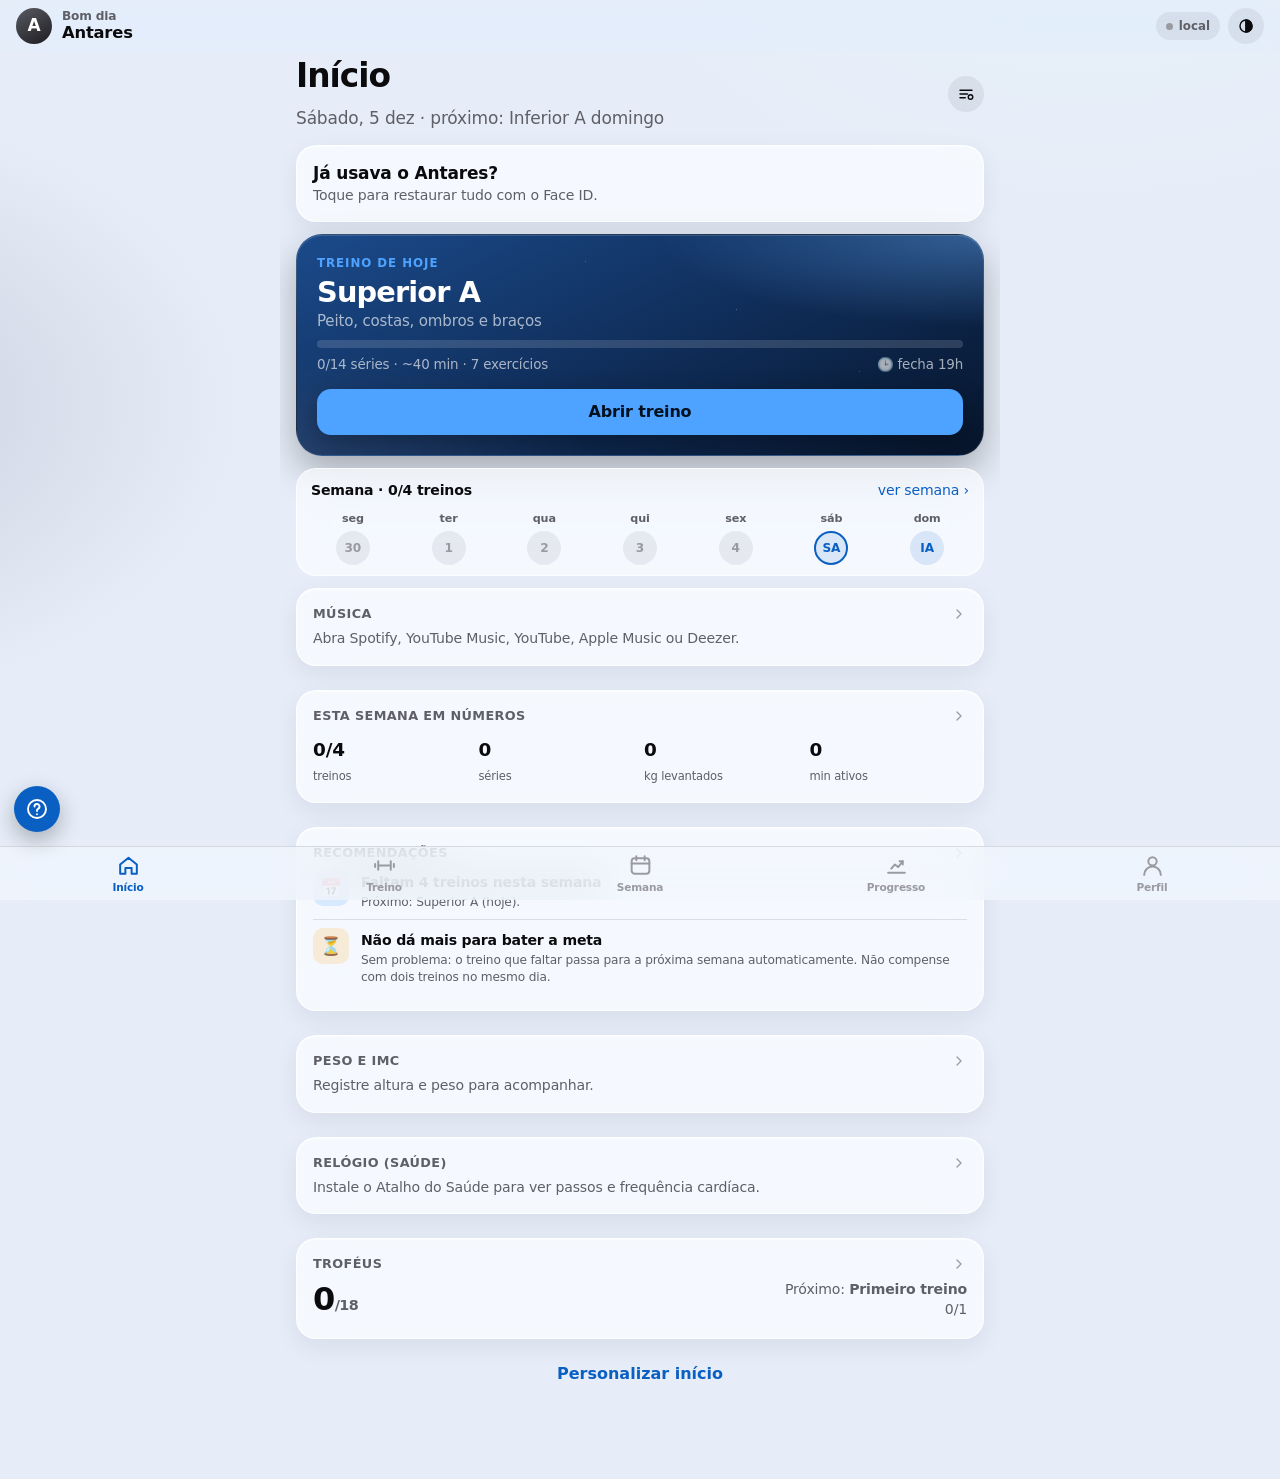
<file: index.html>
<!doctype html>
<html lang="pt-BR">
<head>
  <meta charset="utf-8">
  <meta name="viewport" content="width=device-width, initial-scale=1, maximum-scale=1, user-scalable=no, viewport-fit=cover">
  <title>Antares V3</title>
  <meta name="description" content="Antares V3: treino pessoal com rodízio, registro de séries, progressão e análise.">
  <meta name="theme-color" content="#e6edf8">
  <meta name="apple-mobile-web-app-capable" content="yes">
  <meta name="mobile-web-app-capable" content="yes">
  <meta name="apple-mobile-web-app-status-bar-style" content="default">
  <meta name="apple-mobile-web-app-title" content="Antares">
  <link rel="manifest" href="manifest.webmanifest">
  <link rel="icon" href="icons/icon-192.png" type="image/png">
  <link rel="apple-touch-icon" href="icons/apple-touch-icon.png">
  <link rel="stylesheet" href="css/app.css">
  <script>
    // Apply the forced theme before first paint to avoid a flash.
    try {
      var t = JSON.parse(localStorage.getItem('pk.settings') || '{}').theme;
      var st = JSON.parse(localStorage.getItem('pk.settings') || '{}');
      if (t === 'light' || t === 'dark') document.documentElement.setAttribute('data-theme', t);
      document.documentElement.setAttribute('data-palette', st.paletteV ? (st.palette || 'blue') : 'blue');
    } catch (e) {}
  </script>
</head>
<body>
  <header class="topbar">
    <a href="#/perfil" class="brand" id="brand" aria-label="Perfil">
      <span class="avatar" id="avatar">K</span>
      <span class="greet"><small id="greet-sub">Antares V3</small><b id="greet-name">Bom treino</b></span>
    </a>
    <div class="topbar-right">
      <a id="session-clock" class="pill accent session-clock" href="#/hoje" hidden aria-label="Tempo de treino"></a>
      <button id="sync-badge" class="sync-badge" title="Sincronização" aria-label="Sincronização"></button>
      <button id="theme-toggle" class="icon-btn" aria-label="Alternar tema"></button>
    </div>
  </header>

  <nav id="backbar" class="backbar" hidden></nav>
  <main id="view" tabindex="-1"></main>

  <div id="rest" class="rest-bar" hidden></div>
  <div id="toasts" class="toasts" aria-live="polite"></div>
  <div id="help" class="help"></div>

  <nav class="tabbar" id="tabbar">
    <a href="#/inicio" data-tab="inicio"><svg viewBox="0 0 24 24" aria-hidden="true"><path d="M4 11l8-6.5 8 6.5V20h-5v-5.5h-6V20H4z"/></svg><span>Início</span></a>
    <a href="#/hoje" data-tab="hoje"><svg viewBox="0 0 24 24" aria-hidden="true"><path d="M6 8v8M18 8v8M3 10.5v3M21 10.5v3M6 12h12"/></svg><span>Treino</span></a>
    <a href="#/semana" data-tab="semana"><svg viewBox="0 0 24 24" aria-hidden="true"><rect x="3.5" y="5" width="17" height="15" rx="3"/><path d="M3.5 10h17M8 3v4M16 3v4"/></svg><span>Semana</span></a>
    <a href="#/progresso" data-tab="progresso"><svg viewBox="0 0 24 24" aria-hidden="true"><path d="M4 19h16M7 15l3.5-4 3 2.5L18 8"/><path d="M15 8h3v3"/></svg><span>Progresso</span></a>
    <a href="#/mais" data-tab="mais"><svg viewBox="0 0 24 24" aria-hidden="true"><circle cx="12" cy="8" r="4"/><path d="M4 21a8 8 0 0 1 16 0"/></svg><span>Perfil</span><span class="badge" id="inbox-badge" hidden></span></a>
  </nav>

  <script type="module" src="js/app.js"></script>
</body>
</html>
</file>
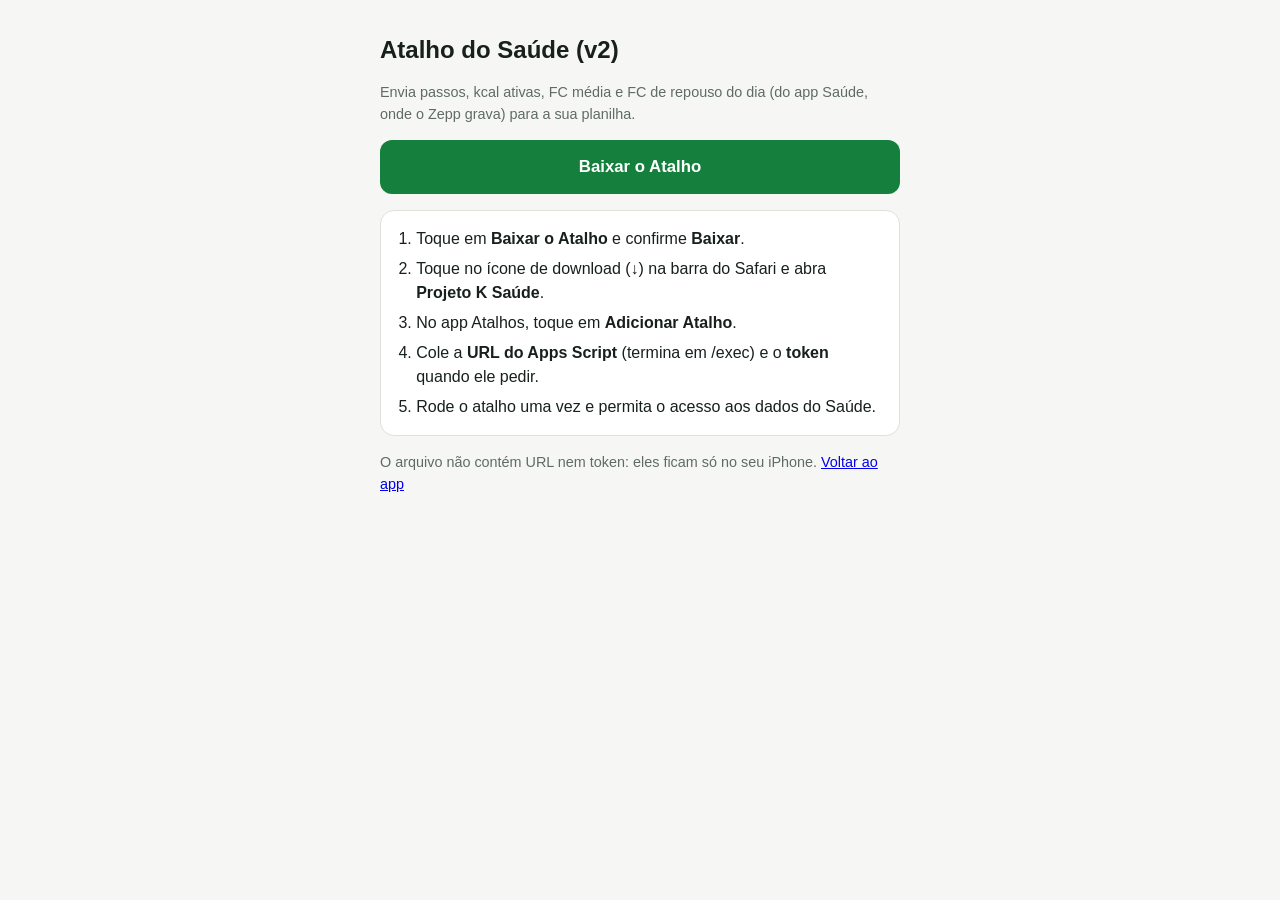
<file: shortcuts/index.html>
<!doctype html>
<html lang="pt-BR">
<head>
  <meta charset="utf-8">
  <meta name="viewport" content="width=device-width, initial-scale=1">
  <title>Atalho do Saúde · Antares</title>
  <style>
    :root { --bg: #f6f7f5; --surface: #fff; --text: #17201b; --muted: #5f6b64; --accent: #15803d; --accent-text: #fff; --border: #dde2dc; color-scheme: light; }
    @media (prefers-color-scheme: dark) {
      :root { --bg: #0f1412; --surface: #171e1a; --text: #e8eee9; --muted: #97a39c; --accent: #4ade80; --accent-text: #08130c; --border: #2b3530; color-scheme: dark; }
    }
    body { margin: 0; background: var(--bg); color: var(--text); font: 16px/1.5 -apple-system, BlinkMacSystemFont, "Segoe UI", sans-serif; }
    main { max-width: 520px; margin: 0 auto; padding: 32px 16px; }
    h1 { font-size: 1.5rem; margin: 0 0 8px; }
    .card { background: var(--surface); border: 1px solid var(--border); border-radius: 14px; padding: 16px; margin-top: 16px; }
    .btn { display: flex; align-items: center; justify-content: center; min-height: 54px; border-radius: 12px; background: var(--accent); color: var(--accent-text); font-weight: 700; font-size: 1.05rem; text-decoration: none; }
    ol { padding-left: 1.2em; margin: 0; }
    li + li { margin-top: 6px; }
    .muted { color: var(--muted); font-size: .9rem; }
  </style>
</head>
<body>
  <main>
    <h1>Atalho do Saúde (v2)</h1>
    <p class="muted">Envia passos, kcal ativas, FC média e FC de repouso do dia (do app Saúde, onde o Zepp grava) para a sua planilha.</p>
    <a class="btn" href="https://github.com/k3v1nn-ux/projeto-k/releases/download/shortcut-v2/ProjetoK-Saude-v2.shortcut">Baixar o Atalho</a>
    <div class="card">
      <ol>
        <li>Toque em <strong>Baixar o Atalho</strong> e confirme <strong>Baixar</strong>.</li>
        <li>Toque no ícone de download (↓) na barra do Safari e abra <strong>Projeto K Saúde</strong>.</li>
        <li>No app Atalhos, toque em <strong>Adicionar Atalho</strong>.</li>
        <li>Cole a <strong>URL do Apps Script</strong> (termina em /exec) e o <strong>token</strong> quando ele pedir.</li>
        <li>Rode o atalho uma vez e permita o acesso aos dados do Saúde.</li>
      </ol>
    </div>
    <p class="muted" style="margin-top:16px">O arquivo não contém URL nem token: eles ficam só no seu iPhone. <a href="../">Voltar ao app</a></p>
  </main>
</body>
</html>
</file>
<file: css/app.css>
/* Antares V3 — "graphite + glass". Neutral graphite base, translucent frosted-glass surfaces
   (backdrop blur), white/silver accent, system green for "done". Light mode is its own palette:
   pale aluminium with white glass and a graphite accent. */
:root {
  --bg: var(--pa-bg-light, #e9e9ee);
  --bg-glow-1: color-mix(in srgb, var(--pa-light) 10%, #ffffff);
  --bg-glow-2: color-mix(in srgb, var(--pa-light) 8%, #d9d9e0);
  --surface: var(--pa-surface-light, rgba(255, 255, 255, .62));
  --surface-solid: var(--pa-solid-light, #f7f7f9);
  --surface-2: rgba(118, 118, 128, .08);
  --surface-3: rgba(60, 60, 67, .16);
  --fill: rgba(118, 118, 128, .12);
  --card-border: rgba(255, 255, 255, .75);
  --border: rgba(60, 60, 67, .14);
  --glass-blur: blur(22px) saturate(1.6);
  --text: #0b0b0d;
  --muted: #5f5f66;
  --faint: #9a9aa1;
  --accent: var(--pa-light);
  --accent-strong: var(--pa-light);
  --accent-soft: var(--pa-light-soft);
  --accent-text: var(--pa-on-light);
  --success: #34c759;
  --success-strong: #1f7a36;
  --success-soft: rgba(52, 199, 89, .16);
  --warn: #a35f00;
  --warn-soft: rgba(255, 159, 10, .16);
  --danger: #e5352b;
  --danger-soft: rgba(255, 59, 48, .12);
  --info: #0066d6;
  --info-soft: rgba(0, 122, 255, .12);
  --hero-1: var(--pa-hero-1);
  --hero-2: var(--pa-hero-2);
  --hero-3: var(--pa-hero-3);
  --hero-text: #ffffff;
  --hero-muted: rgba(255, 255, 255, .64);
  --lime: var(--pa-dark); /* hero highlight (the hero is always dark) */
  --cta: var(--pa-dark);
  --cta-text: var(--pa-on);
  --bronze: #b0733a;
  --silver: #8e98a4;
  --gold: #c99a16;
  --platinum: #6aa3c4;
  --heat-0: rgba(118, 118, 128, .14);
  --heat-1: #a8dfb6;
  --heat-3: #34c759;
  --heat-cardio: #8fbcf0;
  --series-1: #2a78d6;
  --series-2: #eb6834;
  --series-3: #1baf7a;
  --series-4: #eda100;
  --grid: rgba(60, 60, 67, .12);
  --shadow-sm: 0 1px 2px rgba(0, 0, 0, .05);
  --shadow: 0 1px 1px rgba(255, 255, 255, .6) inset, 0 8px 24px rgba(20, 20, 30, .07);
  --radius: 20px;
  --radius-sm: 12px;
  --tabbar-h: 54px;
  --safe-b: env(safe-area-inset-bottom, 0px);
  --safe-t: env(safe-area-inset-top, 0px);
  --rounded: ui-rounded, "SF Pro Rounded", -apple-system, BlinkMacSystemFont, system-ui, sans-serif;
  color-scheme: light;
}
@media (prefers-color-scheme: dark) {
  :root:not([data-theme="light"]) {
    --bg: var(--pa-bg-dark, #0b0b0d); --bg-glow-1: color-mix(in srgb, var(--pa-dark) 20%, #19191d); --bg-glow-2: color-mix(in srgb, var(--pa-dark) 8%, #141417);
    --surface: var(--pa-surface-dark, rgba(255, 255, 255, .065)); --surface-solid: var(--pa-solid-dark, #1c1c20); --surface-2: rgba(255, 255, 255, .06); --surface-3: rgba(255, 255, 255, .14);
    --fill: rgba(255, 255, 255, .09); --card-border: rgba(255, 255, 255, .09); --border: rgba(255, 255, 255, .1);
    --text: #f5f5f7; --muted: #a1a1a8; --faint: #6c6c73;
    --accent: var(--pa-dark); --accent-strong: var(--pa-dark); --accent-soft: var(--pa-dark-soft); --accent-text: var(--pa-on);
    --success: #32d74b; --success-strong: #32d74b; --success-soft: rgba(50, 215, 75, .16);
    --warn: #ffb340; --warn-soft: rgba(255, 159, 10, .16); --danger: #ff453a; --danger-soft: rgba(255, 69, 58, .16);
    --info: #64aaff; --info-soft: rgba(10, 132, 255, .18);
    --heat-0: rgba(255, 255, 255, .07); --heat-1: #1f5f2c; --heat-3: #32d74b; --heat-cardio: #24568f;
    --series-1: #3987e5; --series-2: #d95926; --series-3: #199e70; --series-4: #c98500; --grid: rgba(255, 255, 255, .08);
    --shadow-sm: none; --shadow: 0 1px 0 rgba(255, 255, 255, .06) inset;
    color-scheme: dark;
  }
}
:root[data-theme="dark"] {
  --bg: var(--pa-bg-dark, #0b0b0d); --bg-glow-1: color-mix(in srgb, var(--pa-dark) 20%, #19191d); --bg-glow-2: color-mix(in srgb, var(--pa-dark) 8%, #141417);
  --surface: var(--pa-surface-dark, rgba(255, 255, 255, .065)); --surface-solid: var(--pa-solid-dark, #1c1c20); --surface-2: rgba(255, 255, 255, .06); --surface-3: rgba(255, 255, 255, .14);
  --fill: rgba(255, 255, 255, .09); --card-border: rgba(255, 255, 255, .09); --border: rgba(255, 255, 255, .1);
  --text: #f5f5f7; --muted: #a1a1a8; --faint: #6c6c73;
  --accent: var(--pa-dark); --accent-strong: var(--pa-dark); --accent-soft: var(--pa-dark-soft); --accent-text: var(--pa-on);
  --success: #32d74b; --success-strong: #32d74b; --success-soft: rgba(50, 215, 75, .16);
  --warn: #ffb340; --warn-soft: rgba(255, 159, 10, .16); --danger: #ff453a; --danger-soft: rgba(255, 69, 58, .16);
  --info: #64aaff; --info-soft: rgba(10, 132, 255, .18);
  --heat-0: rgba(255, 255, 255, .07); --heat-1: #1f5f2c; --heat-3: #32d74b; --heat-cardio: #24568f;
  --series-1: #3987e5; --series-2: #d95926; --series-3: #199e70; --series-4: #c98500; --grid: rgba(255, 255, 255, .08);
  --shadow-sm: none; --shadow: 0 1px 0 rgba(255, 255, 255, .06) inset;
  color-scheme: dark;
}


/* ---------- color themes (Ajustes → Aparência). Each sets the accent for light and dark mode
   and the hero gradient; glass surfaces stay neutral. ---------- */

/* Blue family: accent plus blue-tinted background and glass. */
:root, :root[data-palette="blue"] {
  --pa-light: #0a5fc2; --pa-light-soft: rgba(10, 95, 194, .12); --pa-on-light: #ffffff;
  --pa-dark: #4da3ff; --pa-dark-soft: rgba(77, 163, 255, .17); --pa-on: #03101f;
  --pa-hero-1: #1b4a8a; --pa-hero-2: #0f2c57; --pa-hero-3: #07152b; --pa-glow: rgba(110, 180, 255, .38);
  --pa-bg-light: #e6edf8; --pa-surface-light: rgba(255, 255, 255, .64); --pa-solid-light: #f3f7fd;
  --pa-bg-dark: #050a15; --pa-surface-dark: rgba(130, 170, 255, .075); --pa-solid-dark: #0f1a2e;
}
:root[data-palette="navy"] {
  --pa-light: #1d3f8f; --pa-light-soft: rgba(29, 63, 143, .12); --pa-on-light: #ffffff;
  --pa-dark: #8fc4ff; --pa-dark-soft: rgba(143, 196, 255, .16); --pa-on: #07142a;
  --pa-hero-1: #22346e; --pa-hero-2: #141f47; --pa-hero-3: #090f26; --pa-glow: rgba(143, 196, 255, .3);
  --pa-bg-light: #e5e9f4; --pa-surface-light: rgba(255, 255, 255, .64); --pa-solid-light: #f2f4fb;
  --pa-bg-dark: #04071a; --pa-surface-dark: rgba(140, 160, 255, .075); --pa-solid-dark: #0d1330;
}
:root[data-palette="emerald"] {
  --pa-light: #0b7a52; --pa-light-soft: rgba(11, 122, 82, .12); --pa-on-light: #ffffff;
  --pa-dark: #3ee0a1; --pa-dark-soft: rgba(62, 224, 161, .15); --pa-on: #04140d;
  --pa-hero-1: #0f4a37; --pa-hero-2: #0a2e22; --pa-hero-3: #051710; --pa-glow: rgba(62, 224, 161, .28);
  --pa-bg-light: #e5f1ec; --pa-surface-light: rgba(255, 255, 255, .64); --pa-solid-light: #f2f8f5;
  --pa-bg-dark: #020d09; --pa-surface-dark: rgba(110, 255, 190, .06); --pa-solid-dark: #0b1d16;
}
/* "Preto +": true-black background, grey cards, one accent (OLED-friendly) */
:root[data-palette="black-lime"] {
  --pa-light: #4d7c0f; --pa-light-soft: color-mix(in srgb, #4d7c0f 13%, transparent); --pa-on-light: #ffffff;
  --pa-dark: #c8f53c; --pa-dark-soft: color-mix(in srgb, #c8f53c 15%, transparent); --pa-on: #0b0d06;
  --pa-hero-1: color-mix(in srgb, #c8f53c 14%, #1c1c1e); --pa-hero-2: #121214; --pa-hero-3: #050505; --pa-glow: rgba(200, 245, 60, .26);
  --pa-bg-light: #ececee; --pa-surface-light: rgba(255, 255, 255, .7); --pa-solid-light: #f7f7f8;
  --pa-bg-dark: #000000; --pa-surface-dark: rgba(255, 255, 255, .07); --pa-solid-dark: #141416;
}
:root[data-palette="black-cyan"] {
  --pa-light: #0e7490; --pa-light-soft: color-mix(in srgb, #0e7490 13%, transparent); --pa-on-light: #ffffff;
  --pa-dark: #22d3ee; --pa-dark-soft: color-mix(in srgb, #22d3ee 15%, transparent); --pa-on: #021418;
  --pa-hero-1: color-mix(in srgb, #22d3ee 14%, #1c1c1e); --pa-hero-2: #121214; --pa-hero-3: #050505; --pa-glow: rgba(34, 211, 238, .28);
  --pa-bg-light: #ececee; --pa-surface-light: rgba(255, 255, 255, .7); --pa-solid-light: #f7f7f8;
  --pa-bg-dark: #000000; --pa-surface-dark: rgba(255, 255, 255, .07); --pa-solid-dark: #141416;
}
:root[data-palette="black-amber"] {
  --pa-light: #b45309; --pa-light-soft: color-mix(in srgb, #b45309 13%, transparent); --pa-on-light: #ffffff;
  --pa-dark: #ffd60a; --pa-dark-soft: color-mix(in srgb, #ffd60a 15%, transparent); --pa-on: #1a1300;
  --pa-hero-1: color-mix(in srgb, #ffd60a 14%, #1c1c1e); --pa-hero-2: #121214; --pa-hero-3: #050505; --pa-glow: rgba(255, 214, 10, .24);
  --pa-bg-light: #ececee; --pa-surface-light: rgba(255, 255, 255, .7); --pa-solid-light: #f7f7f8;
  --pa-bg-dark: #000000; --pa-surface-dark: rgba(255, 255, 255, .07); --pa-solid-dark: #141416;
}
:root[data-palette="black-red"] {
  --pa-light: #c81e1e; --pa-light-soft: color-mix(in srgb, #c81e1e 13%, transparent); --pa-on-light: #ffffff;
  --pa-dark: #ff4d4f; --pa-dark-soft: color-mix(in srgb, #ff4d4f 15%, transparent); --pa-on: #ffffff;
  --pa-hero-1: color-mix(in srgb, #ff4d4f 14%, #1c1c1e); --pa-hero-2: #121214; --pa-hero-3: #050505; --pa-glow: rgba(255, 77, 79, .3);
  --pa-bg-light: #ececee; --pa-surface-light: rgba(255, 255, 255, .7); --pa-solid-light: #f7f7f8;
  --pa-bg-dark: #000000; --pa-surface-dark: rgba(255, 255, 255, .07); --pa-solid-dark: #141416;
}
:root[data-palette="black-violet"] {
  --pa-light: #6d28d9; --pa-light-soft: color-mix(in srgb, #6d28d9 13%, transparent); --pa-on-light: #ffffff;
  --pa-dark: #a78bfa; --pa-dark-soft: color-mix(in srgb, #a78bfa 15%, transparent); --pa-on: #120a26;
  --pa-hero-1: color-mix(in srgb, #a78bfa 14%, #1c1c1e); --pa-hero-2: #121214; --pa-hero-3: #050505; --pa-glow: rgba(167, 139, 250, .3);
  --pa-bg-light: #ececee; --pa-surface-light: rgba(255, 255, 255, .7); --pa-solid-light: #f7f7f8;
  --pa-bg-dark: #000000; --pa-surface-dark: rgba(255, 255, 255, .07); --pa-solid-dark: #141416;
}
:root[data-palette="black-white"] {
  --pa-light: #1c1c1f; --pa-light-soft: color-mix(in srgb, #1c1c1f 13%, transparent); --pa-on-light: #ffffff;
  --pa-dark: #f2f2f4; --pa-dark-soft: color-mix(in srgb, #f2f2f4 15%, transparent); --pa-on: #0b0b0d;
  --pa-hero-1: color-mix(in srgb, #f2f2f4 14%, #1c1c1e); --pa-hero-2: #121214; --pa-hero-3: #050505; --pa-glow: rgba(255, 255, 255, .16);
  --pa-bg-light: #ececee; --pa-surface-light: rgba(255, 255, 255, .7); --pa-solid-light: #f7f7f8;
  --pa-bg-dark: #000000; --pa-surface-dark: rgba(255, 255, 255, .07); --pa-solid-dark: #141416;
}
.palettes { display: grid; grid-template-columns: repeat(3, minmax(0, 1fr)); gap: 10px; }
.palette-opt { border: 0; border-radius: 16px; padding: 10px; background: var(--fill); color: var(--text); font: inherit; font-size: .82rem; font-weight: 600; cursor: pointer; display: flex; flex-direction: column; align-items: center; gap: 8px; }
.palette-opt .sw { width: 100%; height: 46px; border-radius: 12px; position: relative; overflow: hidden; }
.palette-opt .sw i { position: absolute; right: 8px; bottom: 8px; width: 18px; height: 18px; border-radius: 50%; box-shadow: 0 0 0 2px rgba(255, 255, 255, .25); }
.palette-opt[aria-pressed="true"] { box-shadow: 0 0 0 2px var(--accent); }

* { box-sizing: border-box; }
[hidden] { display: none !important; }
html { -webkit-text-size-adjust: 100%; touch-action: manipulation; overflow-x: hidden; overflow-x: clip; }
body {
  margin: 0; background: var(--bg); color: var(--text); min-height: 100vh; overflow-x: hidden;
  font: 17px/1.4 -apple-system, BlinkMacSystemFont, "SF Pro Text", system-ui, "Segoe UI", Roboto, sans-serif;
  letter-spacing: -.01em; -webkit-font-smoothing: antialiased; -webkit-tap-highlight-color: transparent;
  padding-bottom: calc(var(--tabbar-h) + var(--safe-b));
  touch-action: manipulation;
}
body::before { content: ""; position: fixed; inset: 0; z-index: -1; pointer-events: none; background: radial-gradient(900px 520px at 85% -8%, var(--bg-glow-1) 0%, transparent 60%), radial-gradient(700px 480px at -15% 45%, var(--bg-glow-2) 0%, transparent 62%), var(--bg); }
body.no-tabbar { padding-bottom: 0; }
body.no-tabbar .tabbar { display: none; }
a { color: var(--accent-strong); text-decoration: none; }
h1, h2, h3 { margin: 0 0 .35em; line-height: 1.15; }
h1 { font-size: 2.05rem; font-weight: 800; letter-spacing: -.03em; }
h2 { font-size: 1.3rem; font-weight: 700; letter-spacing: -.02em; }
h3 { font-size: 1.06rem; font-weight: 650; letter-spacing: -.015em; }
p { margin: 0 0 .6em; }
svg { fill: none; stroke: currentColor; stroke-width: 1.9; stroke-linecap: round; stroke-linejoin: round; }
img { max-width: 100%; }
code { font-size: .85em; background: var(--fill); padding: 1px 5px; border-radius: 6px; word-break: break-all; }
.muted { color: var(--muted); }
.faint { color: var(--faint); }
.small { font-size: .88rem; }
.tiny { font-size: .76rem; }
.center { text-align: center; }
.num { font-variant-numeric: tabular-nums; }
.rounded { font-family: var(--rounded); }
.ellipsis { display: inline-block; max-width: 100%; white-space: nowrap; overflow: hidden; text-overflow: ellipsis; vertical-align: bottom; }
.row { display: flex; align-items: center; min-width: 0; }
.row > * { min-width: 0; }
.row.gap { gap: 8px; }
.row.wrap { flex-wrap: wrap; }
.between { justify-content: space-between; }
.grow { flex: 1; min-width: 0; }
.stack > * + * { margin-top: 12px; }
.mt { margin-top: 12px; }
.mt2 { margin-top: 20px; }

/* ---------- top bar ---------- */
.topbar { position: sticky; top: 0; z-index: 20; display: flex; align-items: center; justify-content: space-between; gap: 10px; padding: calc(var(--safe-t) + 8px) 16px 8px; background: color-mix(in srgb, var(--bg) 55%, transparent); backdrop-filter: saturate(1.8) blur(20px); -webkit-backdrop-filter: saturate(1.8) blur(20px); }
.brand { display: flex; align-items: center; gap: 10px; color: var(--text); min-width: 0; }
.brand .greet { display: flex; flex-direction: column; line-height: 1.15; min-width: 0; }
.brand .greet small { color: var(--muted); font-size: .76rem; font-weight: 600; }
.brand .greet b { font-size: 1.02rem; font-weight: 750; white-space: nowrap; overflow: hidden; text-overflow: ellipsis; }
.avatar { width: 36px; height: 36px; border-radius: 50%; background: linear-gradient(150deg, #5a5a63, #1c1c21); color: #fff; display: grid; place-items: center; font-weight: 800; flex: none; overflow: hidden; font-family: var(--rounded); }
.avatar img { width: 100%; height: 100%; object-fit: cover; }
.avatar.lg { width: 76px; height: 76px; font-size: 1.9rem; }
.topbar-right { display: flex; align-items: center; gap: 8px; }
.icon-btn { width: 36px; height: 36px; border-radius: 50%; border: 0; background: var(--fill); color: var(--text); display: grid; place-items: center; cursor: pointer; padding: 0; flex: none; }
.icon-btn svg { width: 18px; height: 18px; }
.icon-btn:disabled { opacity: .4; }
.sync-badge { height: 28px; padding: 0 10px; border-radius: 99px; border: 0; background: var(--fill); color: var(--muted); font-size: .74rem; font-weight: 600; display: flex; align-items: center; gap: 6px; cursor: pointer; font-family: inherit; }
.sync-badge::before { content: ""; width: 7px; height: 7px; border-radius: 50%; background: var(--faint); }
.sync-badge[data-status="ok"]::before { background: var(--success); }
.sync-badge[data-status="syncing"]::before { background: var(--info); animation: pulse 1s infinite; }
.sync-badge[data-status="error"]::before, .sync-badge[data-status="offline"]::before { background: var(--warn); }
@keyframes pulse { 50% { opacity: .3; } }

/* ---------- layout ---------- */
main { padding: 4px 16px 28px; max-width: 720px; margin: 0 auto; outline: none; min-width: 0; overflow-wrap: anywhere; overflow-x: clip; }
/* Nothing may make the page wider than the phone (iOS lets overflowing content widen it). */
#view > *, .section, .card { min-width: 0; max-width: 100%; }
body { max-width: 100%; position: relative; }
.topbar, .backbar, .tabbar { max-width: 100%; overflow-x: clip; }
.topbar-right { flex-shrink: 0; }
main img, main canvas, main svg { max-width: 100%; }
.card { background: var(--surface); border: 1px solid var(--card-border); border-radius: var(--radius); padding: 16px; box-shadow: var(--shadow); backdrop-filter: var(--glass-blur); -webkit-backdrop-filter: var(--glass-blur); }
.card + .card { margin-top: 12px; }
.card.flat { box-shadow: none; }
.section { margin-top: 24px; }
.section-title { display: flex; justify-content: space-between; align-items: baseline; font-size: .8rem; text-transform: uppercase; letter-spacing: .02em; color: var(--muted); margin: 0 16px 7px; font-weight: 500; }
.section-title a, .section-title button { text-transform: none; font-size: .86rem; }
.page-head { margin: 2px 0 14px; }
.page-head p { color: var(--muted); margin: 2px 0 0; }
.pill { display: inline-flex; align-items: center; gap: 4px; padding: 3px 9px; border-radius: 99px; font-size: .74rem; font-weight: 650; background: var(--fill); color: var(--muted); white-space: nowrap; }
.pill.accent { background: var(--accent-soft); color: var(--accent-strong); }
.pill.success { background: var(--success-soft); color: var(--success-strong); }
.pill.warn { background: var(--warn-soft); color: var(--warn); }
.pill.danger { background: var(--danger-soft); color: var(--danger); }
.pill.info { background: var(--info-soft); color: var(--info); }

/* ---------- buttons & inputs ---------- */
.btn { appearance: none; border: 0; background: var(--fill); color: var(--accent-strong); border-radius: 14px; padding: 0 16px; min-height: 46px; font: inherit; font-size: 1rem; font-weight: 600; cursor: pointer; display: inline-flex; align-items: center; justify-content: center; gap: 8px; transition: transform .08s, opacity .15s; }
.btn svg { width: 18px; height: 18px; }
.btn.primary { background: var(--accent); color: var(--accent-text); }
.btn.lime { background: var(--cta); color: var(--cta-text); box-shadow: 0 8px 24px rgba(0, 0, 0, .3); }
.btn.danger { background: var(--danger); color: #fff; }
.btn.ghost { background: transparent; }
.btn.glass { background: rgba(255, 255, 255, .14); color: #fff; backdrop-filter: blur(8px); -webkit-backdrop-filter: blur(8px); }
.btn.small { min-height: 34px; padding: 0 12px; font-size: .86rem; border-radius: 10px; }
.btn.block { width: 100%; }
.btn.big { min-height: 54px; font-size: 1.06rem; border-radius: 16px; }
.btn:disabled { opacity: .4; cursor: default; }
.btn:active:not(:disabled) { transform: scale(.97); opacity: .85; }
.link-btn { background: none; border: 0; color: var(--accent-strong); font: inherit; font-weight: 600; padding: 6px 0; cursor: pointer; }
label.field { display: block; margin-bottom: 12px; }
label.field > span { display: block; font-size: .8rem; color: var(--muted); margin: 0 4px 5px; font-weight: 500; }
input[type="text"], input[type="url"], input[type="password"], input[type="number"], input[type="date"], input[type="search"], select, textarea {
  width: 100%; min-height: 46px; border-radius: 12px; border: 0; background: var(--fill); color: var(--text); font: inherit; padding: 8px 12px; font-size: 16px; -webkit-appearance: none; appearance: none;
}
select { background-image: linear-gradient(45deg, transparent 50%, var(--muted) 50%), linear-gradient(135deg, var(--muted) 50%, transparent 50%); background-position: calc(100% - 18px) 50%, calc(100% - 13px) 50%; background-size: 5px 5px; background-repeat: no-repeat; padding-right: 32px; }
input:focus, select:focus, textarea:focus { outline: 2px solid color-mix(in srgb, var(--accent) 55%, transparent); outline-offset: 0; }
textarea { min-height: 72px; resize: vertical; }
.check { display: flex; align-items: center; gap: 10px; min-height: 44px; }
.check input { width: 22px; height: 22px; accent-color: var(--accent); flex: none; }
.grid2 { display: grid; grid-template-columns: minmax(0, 1fr) minmax(0, 1fr); gap: 10px; }
.seg { display: inline-flex; background: var(--fill); border-radius: 10px; padding: 2px; gap: 2px; }
.seg button { border: 0; background: transparent; color: var(--text); font: inherit; font-size: .84rem; font-weight: 550; padding: 6px 12px; border-radius: 8px; cursor: pointer; min-height: 32px; }
.seg button[aria-pressed="true"] { background: var(--surface); box-shadow: 0 2px 6px rgba(0, 0, 0, .12); font-weight: 650; }
:root[data-theme="dark"] .seg button[aria-pressed="true"] { background: #636366; }
@media (prefers-color-scheme: dark) { :root:not([data-theme="light"]) .seg button[aria-pressed="true"] { background: #636366; } }
.chips { display: flex; flex-wrap: wrap; gap: 6px; }
.chips.scroll { flex-wrap: nowrap; overflow-x: auto; scrollbar-width: none; margin: 0 -16px; padding: 2px 16px 4px; }
.chips.scroll::-webkit-scrollbar { display: none; }
.chip { border: 0; background: var(--fill); color: var(--text); border-radius: 99px; padding: 8px 15px; font: inherit; font-size: .88rem; font-weight: 600; cursor: pointer; min-height: 36px; white-space: nowrap; display: inline-flex; align-items: center; }
.chip[aria-pressed="true"] { background: var(--accent); color: var(--accent-text); }

/* ---------- hero (night sky with the Antares glow) ---------- */
.hero { position: relative; overflow: hidden; border-radius: 26px; padding: 20px; color: var(--hero-text); background: radial-gradient(85% 75% at 100% 0%, var(--pa-glow) 0%, transparent 55%), radial-gradient(60% 60% at 0% 100%, rgba(120, 120, 140, .18) 0%, transparent 70%), linear-gradient(155deg, var(--hero-1) 0%, var(--hero-2) 55%, var(--hero-3) 100%); border: 1px solid rgba(255, 255, 255, .1); box-shadow: 0 1px 0 rgba(255, 255, 255, .14) inset, 0 16px 36px rgba(0, 0, 0, .28); }
.hero::after { content: ""; position: absolute; inset: 0; pointer-events: none; opacity: .5; background-image: radial-gradient(1px 1px at 18% 22%, rgba(255, 255, 255, .7) 50%, transparent 51%), radial-gradient(1px 1px at 42% 12%, rgba(255, 255, 255, .5) 50%, transparent 51%), radial-gradient(1.2px 1.2px at 64% 34%, rgba(255, 255, 255, .55) 50%, transparent 51%), radial-gradient(1px 1px at 30% 70%, rgba(255, 255, 255, .35) 50%, transparent 51%), radial-gradient(1px 1px at 82% 62%, rgba(255, 255, 255, .4) 50%, transparent 51%); }
.hero > * { position: relative; z-index: 1; }
.hero .eyebrow { font-size: .74rem; font-weight: 700; letter-spacing: .08em; text-transform: uppercase; color: var(--lime); }
.hero h1 { color: #fff; font-size: 2.1rem; margin: 4px 0 2px; }
.hero .sub { color: var(--hero-muted); font-size: .94rem; }
.hero .meta { display: flex; gap: 18px; margin-top: 14px; color: var(--hero-muted); font-size: .8rem; flex-wrap: wrap; }
.hero .meta b { color: #fff; font-size: 1.12rem; display: block; font-family: var(--rounded); font-variant-numeric: tabular-nums; }
.hero .pill { background: rgba(255, 255, 255, .14); color: #fff; }
.hero .pill.lime { background: var(--lime); color: var(--pa-on); }
.hero-top { display: flex; justify-content: space-between; gap: 14px; align-items: flex-start; }
.hero-actions { display: flex; gap: 8px; margin-top: 16px; }
.hero-actions .btn.big { flex: 1; }
.hero-links { display: flex; gap: 6px; margin-top: 10px; flex-wrap: wrap; }
.ring { width: 78px; height: 78px; flex: none; position: relative; }
.ring svg { width: 78px; height: 78px; transform: rotate(-90deg); }
.ring circle { fill: none; stroke-width: 8; }
.ring .bg { stroke: rgba(255, 255, 255, .14); }
.ring .fg { stroke: var(--lime); stroke-linecap: round; transition: stroke-dashoffset .4s; filter: drop-shadow(0 0 6px var(--pa-glow)); }
.ring .label { position: absolute; inset: 0; display: grid; place-items: center; text-align: center; font-weight: 800; font-size: 1.05rem; line-height: 1; color: #fff; font-family: var(--rounded); }
.ring .label small { display: block; font-size: .62rem; font-weight: 600; color: var(--hero-muted); margin-top: 2px; font-family: -apple-system, system-ui, sans-serif; }

/* week strip */
.week-strip { display: grid; grid-template-columns: repeat(7, minmax(0, 1fr)); gap: 4px; padding: 10px; }
.wd { display: flex; flex-direction: column; align-items: center; gap: 5px; font-size: .7rem; color: var(--muted); font-weight: 600; background: none; border: 0; padding: 0; cursor: pointer; font-family: inherit; }
.wd .dot { width: 34px; height: 34px; border-radius: 50%; display: grid; place-items: center; font-size: .76rem; font-weight: 750; color: var(--text); background: var(--fill); border: 2px solid transparent; font-family: var(--rounded); }
.wd.today .dot { border-color: var(--accent); }
.wd.done .dot { background: var(--success); color: #fff; }
.wd.planned .dot { background: var(--accent-soft); color: var(--accent-strong); }
.wd.rest .dot { background: transparent; border: 2px dashed var(--surface-3); color: var(--faint); }
.wd.cardio .dot { background: var(--info-soft); color: var(--info); }
.wd.free .dot { color: var(--faint); }

.step { display: flex; gap: 12px; align-items: flex-start; }
.step-n { width: 28px; height: 28px; border-radius: 50%; display: grid; place-items: center; font-weight: 800; font-size: .82rem; background: var(--fill); color: var(--muted); flex: none; }
.step.done .step-n { background: var(--success); color: #fff; }

/* ---------- exercises ---------- */
.ex-list { display: grid; grid-template-columns: minmax(0, 1fr); gap: 10px; }
.ex-card { padding: 0; overflow: hidden; }
.ex-row { display: flex; gap: 12px; align-items: center; padding: 12px; width: 100%; background: none; border: 0; color: inherit; font: inherit; text-align: left; cursor: pointer; }
.ex-thumb { width: 54px; height: 54px; border-radius: 13px; object-fit: cover; background: #fff; flex: none; }
.ex-thumb.placeholder { display: grid; place-items: center; color: var(--muted); font-size: .64rem; text-align: center; background: var(--fill); }
.ex-title { font-weight: 650; line-height: 1.25; }
.ex-meta { font-size: .8rem; color: var(--muted); margin-top: 2px; }
.ex-status { flex: none; text-align: right; font-family: var(--rounded); }
.ex-progress { width: 46px; height: 6px; border-radius: 3px; background: var(--fill); overflow: hidden; margin-top: 5px; }
.ex-progress i { display: block; height: 100%; background: var(--success); }
.ex-card.complete .ex-title::after { content: " ✓"; color: var(--success); }
.ex-card.skipped { opacity: .6; }
.ex-body { padding: 0 12px 12px; border-top: 1px solid var(--border); }
.ex-sugg { margin-top: 10px; display: flex; flex-wrap: wrap; gap: 6px; align-items: center; font-size: .84rem; }
.ex-actions { display: flex; gap: 6px; margin-top: 10px; }
.ex-actions .btn { flex: 1; padding: 0 6px; }
.chev { width: 18px; height: 18px; color: var(--faint); transition: transform .2s; flex: none; }
.ex-card.open .chev { transform: rotate(180deg); }
.sets { margin-top: 10px; display: grid; grid-template-columns: minmax(0, 1fr); gap: 6px; }
.set-labels, .set-row { display: grid; grid-template-columns: 26px minmax(0, 1fr) minmax(0, 1fr) 54px; gap: 6px; align-items: center; }
.set-labels { font-size: .68rem; color: var(--muted); text-align: center; text-transform: uppercase; letter-spacing: .05em; font-weight: 600; }
.add-set { width: 100%; min-height: 44px; border-radius: 14px; border: 1.5px dashed var(--surface-3); background: transparent; color: var(--muted); font: inherit; font-weight: 600; font-size: .9rem; cursor: pointer; }
.add-set:active { background: var(--fill); }
.set-swipe { position: relative; border-radius: 14px; overflow: hidden; background: var(--danger); }
.set-del { position: absolute; right: 16px; top: 50%; transform: translateY(-50%); color: #fff; font-weight: 700; font-size: .86rem; opacity: .7; transition: opacity .15s, transform .15s; }
.set-swipe.armed .set-del { opacity: 1; transform: translateY(-50%) scale(1.08); }
.set-row { padding: 4px; border-radius: 14px; background: var(--surface-solid); position: relative; touch-action: pan-y; transition: transform .22s ease; }
.set-row.swiping { transition: none; }
.set-row > * { position: relative; }
.set-row.next { outline: 2px solid var(--accent); outline-offset: -2px; }
.set-row.logged { background: color-mix(in srgb, var(--success) 16%, var(--surface-solid)); }
.set-n { text-align: center; font-weight: 700; color: var(--muted); font-size: .85rem; font-family: var(--rounded); }
.stepper { display: grid; grid-template-columns: 34px minmax(0, 1fr) 34px; align-items: center; background: var(--surface); border-radius: 11px; overflow: hidden; box-shadow: inset 0 0 0 1px var(--border); }
.set-row.logged .stepper { background: transparent; box-shadow: none; }
.stepper button { height: 42px; border: 0; background: transparent; color: var(--accent-strong); font-size: 1.2rem; font-weight: 600; cursor: pointer; padding: 0; }
.stepper input { border: 0; background: transparent; min-height: 42px; padding: 0; text-align: center; font-weight: 750; font-variant-numeric: tabular-nums; width: 100%; min-width: 0; -moz-appearance: textfield; border-radius: 0; font-family: var(--rounded); font-size: 17px; }
.stepper input:focus { outline: none; }
.stepper input::-webkit-outer-spin-button, .stepper input::-webkit-inner-spin-button { -webkit-appearance: none; margin: 0; }
.set-ok { height: 46px; border-radius: 13px; border: 0; background: var(--accent); color: var(--accent-text); font-size: 1.1rem; font-weight: 800; cursor: pointer; display: grid; place-items: center; }
.set-ok svg { width: 22px; height: 22px; stroke-width: 2.8; }
.set-row.logged .set-ok { background: transparent; color: var(--success-strong); }

.banner { display: flex; gap: 10px; align-items: center; padding: 12px 14px; border-radius: var(--radius); background: var(--info-soft); color: var(--info); margin-bottom: 12px; }
.banner.warn { background: var(--warn-soft); color: var(--warn); }
.banner.good { background: var(--success-soft); color: var(--success-strong); }
.banner .grow { color: var(--text); }
details > summary { cursor: pointer; font-weight: 650; list-style: none; display: flex; justify-content: space-between; align-items: center; gap: 8px; }
details > summary::-webkit-details-marker { display: none; }
details > summary::after { content: ""; width: 8px; height: 8px; border-right: 2px solid var(--faint); border-bottom: 2px solid var(--faint); transform: rotate(45deg); margin-right: 4px; transition: transform .2s; flex: none; }
details[open] > summary::after { transform: rotate(-135deg); }
.sticky-actions { position: sticky; bottom: calc(var(--tabbar-h) + var(--safe-b) + 10px); z-index: 5; margin-top: 18px; }
.sticky-actions .btn { box-shadow: 0 10px 28px rgba(0, 0, 0, .3); }
body.resting main { padding-bottom: 100px; }
body.resting .sticky-actions { bottom: calc(var(--tabbar-h) + var(--safe-b) + 92px); }

/* ---------- rest timer ---------- */
.rest-bar { position: fixed; left: 10px; right: 10px; bottom: calc(var(--tabbar-h) + var(--safe-b) + 10px); z-index: 30; display: flex; align-items: center; gap: 8px; padding: 10px; border-radius: 22px; background: rgba(28, 28, 33, .78); backdrop-filter: blur(24px) saturate(1.6); -webkit-backdrop-filter: blur(24px) saturate(1.6); border: 1px solid rgba(255, 255, 255, .12); color: #fff; box-shadow: 0 12px 34px rgba(0, 0, 0, .32); overflow: hidden; max-width: 700px; margin: 0 auto; }
.rest-bar .muted { color: var(--hero-muted); font-size: .74rem; }
.rest-bar .btn { background: rgba(255, 255, 255, .14); color: #fff; position: relative; }
.rest-main { flex: 1; display: flex; flex-direction: column; align-items: center; position: relative; min-width: 0; }
.rest-main .muted { white-space: nowrap; overflow: hidden; text-overflow: ellipsis; max-width: 100%; }
.rest-time { font-size: 1.9rem; font-weight: 800; font-variant-numeric: tabular-nums; line-height: 1; font-family: var(--rounded); }
.rest-progress { position: absolute; left: 0; bottom: 0; height: 4px; background: var(--lime); transition: width .25s linear; }
.rest-bar.done { background: var(--success); animation: flash .5s 4 alternate; }
.rest-bar.done .muted { color: #fff; }
@keyframes flash { to { filter: brightness(1.15); transform: scale(1.02); } }

/* ---------- tab bar ---------- */
.tabbar { position: fixed; left: 0; right: 0; bottom: 0; z-index: 25; display: grid; grid-template-columns: repeat(5, minmax(0, 1fr)); height: calc(var(--tabbar-h) + var(--safe-b)); padding-bottom: var(--safe-b); background: color-mix(in srgb, var(--surface-solid) 70%, transparent); backdrop-filter: blur(22px) saturate(1.8); -webkit-backdrop-filter: blur(22px) saturate(1.8); border-top: .5px solid var(--border); }
.tabbar a { position: relative; display: flex; flex-direction: column; align-items: center; justify-content: center; gap: 2px; color: var(--faint); font-size: .66rem; font-weight: 550; }
.tabbar a svg { width: 25px; height: 25px; }
.tabbar a[aria-current="page"] { color: var(--accent); }
.tabbar .badge { position: absolute; top: 5px; left: 50%; margin-left: 6px; min-width: 17px; height: 17px; padding: 0 4px; border-radius: 9px; background: var(--danger); color: #fff; font-size: .62rem; font-weight: 800; display: grid; place-items: center; }

/* ---------- toasts & sheets ---------- */
.toasts { position: fixed; top: calc(var(--safe-t) + 60px); left: 0; right: 0; z-index: 60; display: flex; flex-direction: column; align-items: center; gap: 8px; pointer-events: none; padding: 0 16px; }
.toast { pointer-events: auto; max-width: 420px; width: 100%; background: color-mix(in srgb, var(--surface) 92%, transparent); color: var(--text); padding: 12px 16px; border-radius: 18px; box-shadow: 0 10px 34px rgba(0, 0, 0, .18); backdrop-filter: blur(20px); -webkit-backdrop-filter: blur(20px); transform: translateY(-14px); opacity: 0; transition: .25s; font-weight: 600; font-size: .94rem; }
.toast.show { transform: none; opacity: 1; }
.toast.trophy { background: linear-gradient(135deg, #2b2410, #6b5216); color: #fff6d8; display: flex; gap: 12px; align-items: center; }
.toast.trophy .trophy-ico { width: 40px; height: 40px; flex: none; }
.toast.pr { background: var(--success); color: #fff; }
.sheet-backdrop { position: fixed; inset: 0; z-index: 50; background: rgba(0, 0, 0, 0); transition: background .2s; display: flex; align-items: flex-end; justify-content: center; }
.sheet-backdrop.open { background: rgba(0, 0, 0, .4); }
.sheet { background: color-mix(in srgb, var(--surface-solid) 86%, transparent); backdrop-filter: blur(30px) saturate(1.6); -webkit-backdrop-filter: blur(30px) saturate(1.6); width: 100%; max-width: 640px; max-height: 90vh; overflow-y: auto; border-radius: 22px 22px 0 0; padding: 8px 16px calc(18px + var(--safe-b)); transform: translateY(100%); transition: transform .26s cubic-bezier(.2, .8, .2, 1); }
.sheet-backdrop.open .sheet { transform: none; }
.sheet-grip { width: 36px; height: 5px; border-radius: 3px; background: var(--surface-3); margin: 4px auto 14px; }

/* ---------- lists (inset grouped) ---------- */
.list { list-style: none; margin: 0; padding: 0; }
.list > li + li { border-top: .5px solid var(--border); }
.list-item { display: flex; align-items: center; gap: 12px; padding: 11px 0; width: 100%; background: none; border: 0; color: inherit; font: inherit; text-align: left; cursor: pointer; min-height: 44px; }
.group { background: var(--surface); border: 1px solid var(--card-border); border-radius: var(--radius); overflow: hidden; box-shadow: var(--shadow); backdrop-filter: var(--glass-blur); -webkit-backdrop-filter: var(--glass-blur); }
.group .list-item { padding: 11px 16px; }
.group .list > li + li { border-top: 0; position: relative; }
.group .list > li + li::before { content: ""; position: absolute; top: 0; right: 0; left: 60px; border-top: .5px solid var(--border); }
.li-ico { width: 30px; height: 30px; border-radius: 8px; display: grid; place-items: center; flex: none; color: #fff; font-weight: 700; font-size: .78rem; }
.li-ico svg { width: 18px; height: 18px; }
.li-sub { font-size: .82rem; color: var(--muted); }
.li-chev { color: var(--faint); flex: none; display: grid; place-items: center; }
.li-chev svg { width: 18px; height: 18px; }
.pl-thumb { width: 48px; height: 48px; border-radius: 8px; object-fit: cover; background: var(--fill); flex: none; }

/* ---------- week page ---------- */
.week-nav { display: flex; align-items: center; justify-content: space-between; margin-bottom: 12px; }
.day-row { display: grid; grid-template-columns: 46px minmax(0, 1fr) auto; gap: 12px; align-items: center; padding: 11px 16px; }
.day-row + .day-row { border-top: .5px solid var(--border); }
.day-row.today { background: color-mix(in srgb, var(--accent-soft) 70%, transparent); }
.day-date { text-align: center; line-height: 1.1; }
.day-date b { display: block; font-size: 1.35rem; font-family: var(--rounded); }
.day-date small { color: var(--muted); text-transform: uppercase; font-size: .66rem; font-weight: 700; }

/* ---------- exercise page ---------- */
.media { position: relative; border-radius: var(--radius); overflow: hidden; background: #fff; aspect-ratio: 3 / 2; }
.media img { position: absolute; inset: 0; width: 100%; height: 100%; object-fit: contain; }
.media img.f1 { animation: frame 1.6s steps(1) infinite; }
@keyframes frame { 0% { opacity: 0; } 50% { opacity: 1; } }
.media-empty { display: grid; place-items: center; aspect-ratio: 3 / 2; background: var(--fill); border-radius: var(--radius); color: var(--muted); text-align: center; padding: 16px; }
.tips { margin: 0; padding-left: 1.2em; }
.tips li + li { margin-top: 4px; }
table.hist { width: 100%; border-collapse: collapse; font-size: .86rem; }
table.hist th, table.hist td { text-align: left; padding: 8px 4px; border-bottom: .5px solid var(--border); }
table.hist th { color: var(--muted); font-weight: 500; font-size: .74rem; text-transform: uppercase; letter-spacing: .02em; }
table.hist tr:last-child td { border-bottom: 0; }
.chart-box { position: relative; height: 220px; }
.chart-box.tall { height: 290px; }
.chart-box.short { height: 150px; }

/* ---------- stats ---------- */
.tiles { display: grid; grid-template-columns: repeat(2, minmax(0, 1fr)); gap: 10px; }
.tile { background: var(--surface); border: 1px solid var(--card-border); border-radius: var(--radius); padding: 14px; box-shadow: var(--shadow); backdrop-filter: var(--glass-blur); -webkit-backdrop-filter: var(--glass-blur); }
.tile .v { font-size: 1.75rem; font-weight: 750; font-variant-numeric: tabular-nums; letter-spacing: -.02em; line-height: 1.1; font-family: var(--rounded); }
.tile .v small { font-size: .82rem; font-weight: 600; color: var(--muted); font-family: -apple-system, system-ui, sans-serif; }
.tile .v.sm { font-size: 1.08rem; line-height: 1.3; }
.tile .l { font-size: .8rem; color: var(--muted); margin-top: 3px; }
.tile .d { font-size: .76rem; font-weight: 650; margin-top: 4px; }
.up { color: var(--success-strong); }
.down { color: var(--danger); }
.heatmap { display: grid; grid-auto-flow: column; grid-template-rows: repeat(7, minmax(0, 1fr)); gap: 3px; overflow-x: auto; padding-bottom: 4px; }
.heatmap .c { width: 14px; height: 14px; border-radius: 4px; background: var(--heat-0); }
.heatmap .c.l1 { background: var(--heat-1); }
.heatmap .c.l3 { background: var(--heat-3); }
.heatmap .c.cardio { background: var(--heat-cardio); }
.heatmap .c.rest { background: transparent; box-shadow: inset 0 0 0 1px var(--surface-3); }
.heatmap .c.future { background: transparent; }
.legend { display: flex; gap: 10px; flex-wrap: wrap; font-size: .74rem; color: var(--muted); margin-top: 8px; }
.legend i { display: inline-block; width: 10px; height: 10px; border-radius: 3px; margin-right: 4px; vertical-align: -1px; }
.reco { display: flex; gap: 12px; align-items: flex-start; padding: 12px 0; }
.reco + .reco { border-top: .5px solid var(--border); }
.reco .ico { width: 36px; height: 36px; border-radius: 10px; display: grid; place-items: center; font-size: 1.1rem; background: var(--fill); flex: none; }
.reco.good .ico { background: var(--success-soft); }
.reco.warn .ico { background: var(--warn-soft); }
.reco.info .ico { background: var(--info-soft); }
.bar-row { display: grid; grid-template-columns: 96px minmax(0, 1fr) 44px; gap: 8px; align-items: center; font-size: .84rem; padding: 4px 0; }
.bar-track { height: 10px; border-radius: 5px; background: var(--fill); position: relative; overflow: hidden; }
.bar-track i { position: absolute; left: 0; top: 0; bottom: 0; border-radius: 5px; background: var(--series-1); }
.bar-track .mark { position: absolute; top: -2px; bottom: -2px; width: 2px; background: var(--text); opacity: .35; }
.meter { height: 8px; border-radius: 4px; background: var(--fill); overflow: hidden; margin-top: 8px; }
.meter i { display: block; height: 100%; border-radius: 4px; background: linear-gradient(90deg, var(--success), #7be495); }
.trend { font-weight: 700; font-size: .8rem; }
.trend.up { color: var(--success-strong); }
.trend.down { color: var(--danger); }
.trend.stalled { color: var(--warn); }
.kv { display: grid; grid-template-columns: repeat(4, minmax(0, 1fr)); gap: 8px; margin-top: 12px; }
.kv div { text-align: left; min-width: 0; }
.kv b { display: block; font-family: var(--rounded); font-size: clamp(.95rem, 4.6vw, 1.15rem); font-variant-numeric: tabular-nums; white-space: nowrap; overflow: hidden; text-overflow: ellipsis; }
.kv b small { font-size: .7em; font-weight: 650; color: var(--muted); }
.kv span { font-size: .72rem; color: var(--muted); }
.md h3 { margin-top: 1em; }
.md p, .md li { line-height: 1.55; }
.md ul { padding-left: 1.2em; }

/* ---------- trophies ---------- */
.trophies { display: grid; grid-template-columns: minmax(0, 1fr); gap: 10px; }
.trophy { display: flex; gap: 12px; align-items: center; padding: 12px 14px; }
.trophy .ico { width: 48px; height: 48px; flex: none; }
.trophy.locked { opacity: .5; filter: grayscale(1); }
.trophy .bar { height: 6px; border-radius: 3px; background: var(--fill); overflow: hidden; margin-top: 6px; }
.trophy .bar > i { display: block; height: 100%; background: var(--accent); }
.tier-bronze { color: var(--bronze); }
.tier-silver { color: var(--silver); }
.tier-gold { color: var(--gold); }
.tier-platinum { color: var(--platinum); }

/* ---------- music ---------- */
.player { text-align: center; }
.player .cover { width: min(72vw, 280px); aspect-ratio: 1; border-radius: 20px; object-fit: cover; background: var(--fill); box-shadow: 0 18px 40px rgba(0, 0, 0, .25); margin: 6px auto 18px; display: block; }
.player .track { font-size: 1.25rem; font-weight: 750; letter-spacing: -.02em; }
.player .artist { color: var(--muted); }
.player .controls { display: flex; justify-content: center; align-items: center; gap: 22px; margin: 16px 0 4px; }
.player .controls .icon-btn { width: 54px; height: 54px; }
.player .controls .icon-btn.main { width: 70px; height: 70px; background: var(--text); color: var(--bg); }
.player .controls svg { width: 24px; height: 24px; }
.progress { height: 4px; border-radius: 2px; background: var(--fill); overflow: hidden; margin-top: 14px; }
.progress i { display: block; height: 100%; background: var(--text); }
.spotify-mini { display: flex; gap: 10px; align-items: center; }
.spotify-mini img { width: 48px; height: 48px; border-radius: 10px; background: var(--fill); object-fit: cover; flex: none; }
.spotify-mini .t { min-width: 0; flex: 1; }
.spotify-mini .t div { white-space: nowrap; overflow: hidden; text-overflow: ellipsis; }
.spotify-mini > .row { flex: none; gap: 4px; }
.spotify-mini .icon-btn { width: 38px; height: 38px; }
@media (max-width: 400px) { .spotify-mini [data-sp-cmd="playlists"] { display: none; } }
iframe.embed { width: 100%; height: 352px; border: 0; border-radius: 14px; }
iframe.embed.compact { height: 152px; }

/* ---------- profile ---------- */
.profile-head { display: flex; gap: 16px; align-items: center; }
.avatar-emoji { font-size: 1.15em; line-height: 1; }
.avatar.lg .avatar-emoji { font-size: 2.3rem; }
.avatar-grid { display: grid; grid-template-columns: repeat(6, minmax(0, 1fr)); gap: 10px; }
.avatar-opt { aspect-ratio: 1; border-radius: 50%; border: 0; display: grid; place-items: center; font-size: 1.45rem; cursor: pointer; box-shadow: 0 0 0 2px transparent; transition: box-shadow .15s, transform .1s; padding: 0; color: #fff; }
.avatar-opt.img { background: transparent; overflow: hidden; }
.avatar-opt.img img { width: 100%; height: 100%; display: block; }
.avatar-opt.photo { background: var(--fill); color: var(--text); }
.avatar-opt.photo svg { width: 22px; height: 22px; }
.avatar-opt[aria-pressed="true"] { box-shadow: 0 0 0 3px var(--bg), 0 0 0 5px var(--accent); }
.avatar-opt:active { transform: scale(.94); }
.photo-pick { position: relative; cursor: pointer; }
.photo-pick input { position: absolute; inset: 0; opacity: 0; cursor: pointer; }
.photo-pick .edit { position: absolute; right: -2px; bottom: -2px; width: 28px; height: 28px; border-radius: 50%; background: var(--accent); color: var(--accent-text); display: grid; place-items: center; border: 3px solid var(--surface); }
.photo-pick .edit svg { width: 14px; height: 14px; }

@media (min-width: 640px) {
  .tiles { grid-template-columns: repeat(4, minmax(0, 1fr)); }
  .trophies { grid-template-columns: 1fr 1fr; }
}
@media (prefers-reduced-motion: reduce) {
  *, *::before, *::after { animation: none !important; transition: none !important; }
}

/* ---------- home (Início) ---------- */
.widgets { display: grid; grid-template-columns: minmax(0, 1fr); gap: 12px; }
.widgets > * { min-width: 0; }
.widget-title { font-size: .8rem; font-weight: 650; color: var(--muted); text-transform: uppercase; letter-spacing: .03em; }
.widget .li-chev svg { width: 16px; height: 16px; }
.widget-hero h1 { font-size: 1.8rem; }
.big-num { font-family: var(--rounded); font-size: 2rem; font-weight: 750; letter-spacing: -.02em; font-variant-numeric: tabular-nums; }
.big-num small { font-size: .9rem; color: var(--muted); font-weight: 600; }

.cap-first::first-letter { text-transform: uppercase; }
.week-widget > .card { margin-top: 0; }

/* ---------- back button (sub-pages) ---------- */
.backbar { max-width: 720px; margin: 0 auto; padding: 2px 8px 0; }
.back-link { display: inline-flex; align-items: center; gap: 2px; min-height: 40px; padding: 0 8px 0 2px; color: var(--accent-strong); font-size: 1.02rem; font-weight: 500; }
.back-link svg { width: 24px; height: 24px; stroke-width: 2.4; }

/* ---------- help bubble (same pattern as FinanceOS) ---------- */
.help { position: fixed; left: 14px; bottom: calc(var(--tabbar-h) + var(--safe-b) + 14px); z-index: 40; display: flex; flex-direction: column; align-items: flex-start; gap: 10px; transition: bottom .2s; }
body.has-sticky .help, body.resting .help { bottom: calc(var(--tabbar-h) + var(--safe-b) + 84px); }
body.has-sticky.resting .help { bottom: calc(var(--tabbar-h) + var(--safe-b) + 160px); }
body.no-tabbar .help { display: none; }
.help-fab { width: 46px; height: 46px; border-radius: 50%; border: 0; background: var(--accent); color: var(--accent-text); display: grid; place-items: center; box-shadow: 0 8px 22px rgba(0, 0, 0, .28); cursor: pointer; }
.help-fab svg { width: 24px; height: 24px; }
.help-fab:active { transform: scale(.94); }
.help-panel { width: min(340px, calc(100vw - 28px)); max-height: 62vh; display: flex; flex-direction: column; overflow: hidden; border-radius: 20px; background: color-mix(in srgb, var(--surface-solid) 92%, transparent); backdrop-filter: blur(30px) saturate(1.6); -webkit-backdrop-filter: blur(30px) saturate(1.6); border: 1px solid var(--card-border); box-shadow: 0 18px 48px rgba(0, 0, 0, .35); }
.help-head { display: flex; align-items: center; gap: 8px; padding: 10px 10px 10px 14px; border-bottom: .5px solid var(--border); font-weight: 650; font-size: .95rem; }
.help-head .icon-btn { width: 30px; height: 30px; }
.help-head .icon-btn svg { width: 16px; height: 16px; }
.help-body { overflow-y: auto; flex: 1; }
.help-list { list-style: none; margin: 0; padding: 6px; }
.help-list button { width: 100%; display: flex; gap: 10px; align-items: flex-start; text-align: left; padding: 10px; border: 0; border-radius: 12px; background: transparent; color: var(--text); font: inherit; font-size: .92rem; cursor: pointer; }
.help-list button:active { background: var(--fill); }
.help-emoji { font-size: 1.3rem; line-height: 1.2; }
.help-answer { padding: 14px 16px; }
.help-answer h3 { margin: 4px 0 8px; }
.help-answer p.small { line-height: 1.55; }
.help-foot { padding: 8px; text-align: center; font-size: .7rem; color: var(--muted); border-top: .5px solid var(--border); }

.app-grid { display: grid; grid-template-columns: repeat(3, minmax(0, 1fr)); gap: 10px; }
.app-tile { display: flex; flex-direction: column; align-items: center; gap: 6px; padding: 14px 6px; border-radius: 18px; background: var(--surface); border: 1px solid var(--card-border); backdrop-filter: var(--glass-blur); -webkit-backdrop-filter: var(--glass-blur); color: var(--text); font-size: .8rem; font-weight: 600; text-align: center; }
.app-dot { width: 42px; height: 42px; border-radius: 12px; display: grid; place-items: center; color: #fff; font-weight: 800; font-size: 1.1rem; }

/* Configurar treino: equipment picker by photo */
.equip-grid { display: grid; grid-template-columns: repeat(2, minmax(0, 1fr)); gap: 10px; }
.equip { position: relative; display: flex; flex-direction: column; align-items: stretch; gap: 6px; padding: 6px 6px 10px; border-radius: 16px; border: 1px solid var(--line); background: var(--surface); color: inherit; font: inherit; text-align: left; cursor: pointer; }
.equip img, .equip .equip-ph { width: 100%; aspect-ratio: 4 / 3; object-fit: cover; border-radius: 11px; background: #fff; }
.equip .equip-ph { display: grid; place-items: center; font-size: 12px; color: var(--muted); background: var(--surface-2); }
.equip-name { font-size: 13px; font-weight: 600; line-height: 1.25; padding: 0 4px; }
.equip.off img { filter: grayscale(1); opacity: .45; }
.equip.off .equip-name { text-decoration: line-through; color: var(--muted); }
.equip-badge { position: absolute; top: 12px; left: 12px; padding: 3px 8px; border-radius: 999px; background: var(--danger, #e5484d); color: #fff; font-size: 11px; font-weight: 700; }
.chips.scroll { flex-wrap: nowrap; overflow-x: auto; scrollbar-width: none; margin: 0 -2px; padding: 2px; }
.chips.scroll::-webkit-scrollbar { display: none; }
.chips.scroll .chip { flex: none; }

/* Workout rating (end of workout) */
.rate { margin: 4px 0 14px; }
.rate-row { display: grid; grid-template-columns: repeat(5, minmax(0, 1fr)); gap: 6px; }
.rate-row button { display: flex; flex-direction: column; align-items: center; gap: 4px; padding: 10px 2px 8px; border-radius: 14px; border: 1px solid var(--line); background: var(--surface); color: var(--muted); font: inherit; cursor: pointer; transition: transform .15s, background .15s; }
.rate-row button span { font-size: 28px; line-height: 1; filter: grayscale(.6); opacity: .75; transition: filter .15s, opacity .15s; }
.rate-row button small { font-size: 11px; font-weight: 600; }
.rate-row button[aria-pressed="true"] { background: var(--accent-soft); border-color: var(--accent); color: var(--text); transform: scale(1.04); }
.rate-row button[aria-pressed="true"] span { filter: none; opacity: 1; }
.session-clock { text-decoration: none; font-variant-numeric: tabular-nums; }
.opt-row { display: flex; flex-direction: column; gap: 8px; }
.opt-row > .seg { display: flex; width: 100%; }
.opt-row > .seg button { flex: 1; }
.opt-row > .btn, .opt-row > .pill { align-self: flex-start; }
</file>
